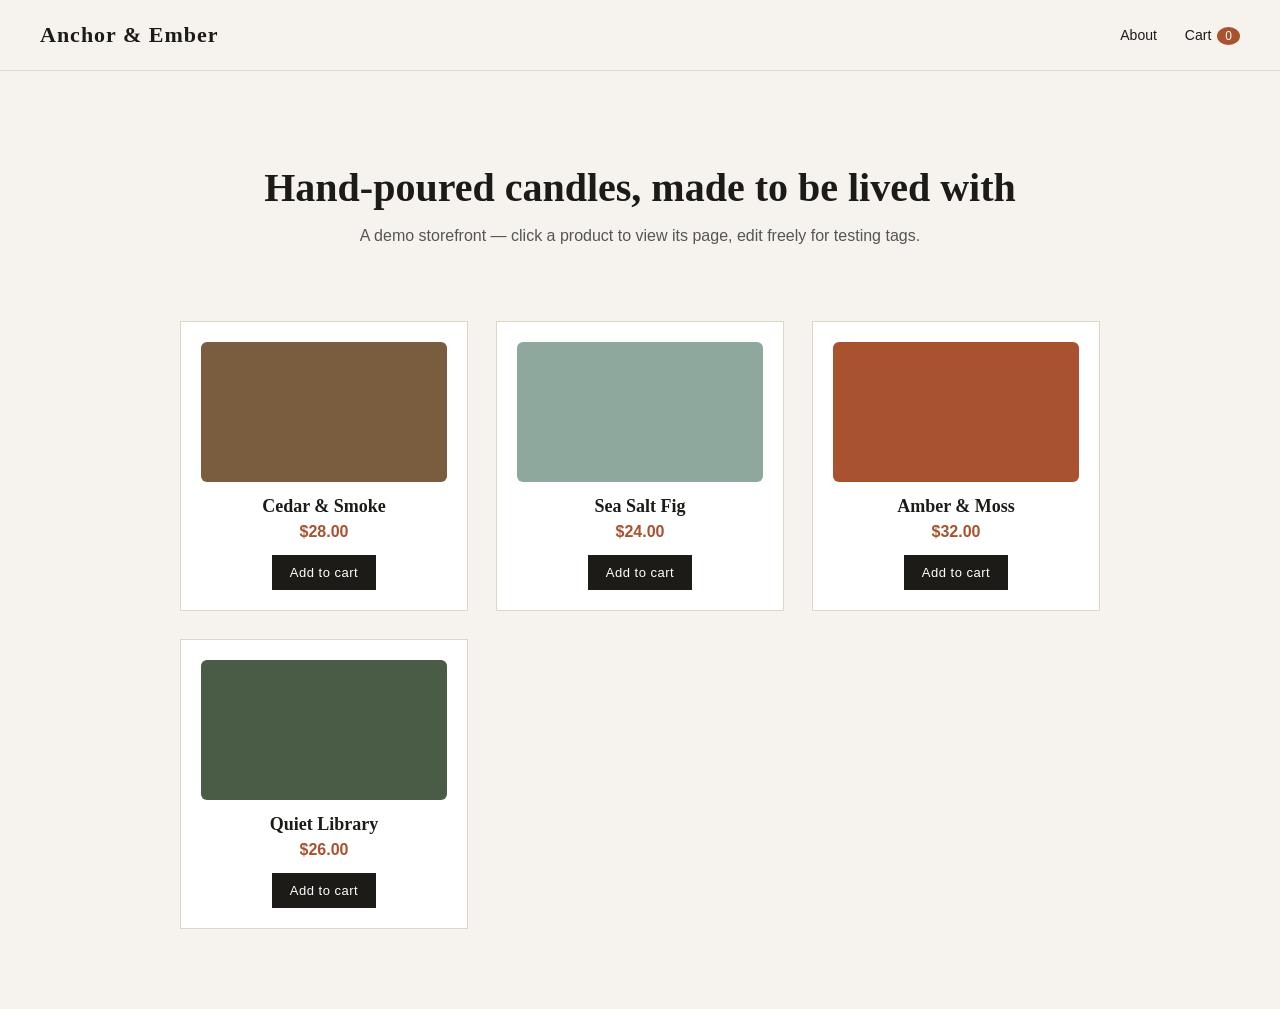
<file: index.html>
<!DOCTYPE html>
<html lang="en">
<head>
<meta charset="UTF-8">
<meta name="viewport" content="width=device-width, initial-scale=1.0">
<title>Anchor & Ember — Demo Shop</title>

<!-- ============================================================
     PASTE YOUR CONTENTSQUARE TAG HERE, INSIDE <head>.
     Contentsquare recommends installing it on every page you want
     to track — so copy this same snippet into the <head> of
     index.html, each product-*.html file, and cart.html.
     ============================================================ -->

<link rel="stylesheet" href="style.css">
     <script src="https://t.contentsquare.net/uxa/e01da0b408d74.js" defer></script>
</head>
<body>

<header>
  <a class="logo" href="index.html">Anchor &amp; Ember</a>
  <nav>
    <a href="#">About</a>
    <a href="cart.html" data-nav="cart.html">Cart<span id="cart-count">0</span></a>
  </nav>
</header>

<section class="hero">
  <h1>Hand-poured candles, made to be lived with</h1>
  <p>A demo storefront — click a product to view its page, edit freely for testing tags.</p>
</section>

<section class="grid">
  <div class="card">
    <a href="product-cedar-smoke.html" data-nav="product-cedar-smoke.html">
      <div class="swatch" style="background:#7a5c3e;"></div>
      <h3>Cedar & Smoke</h3>
      <div class="price">$28.00</div>
    </a>
    <button class="add" id="add-btn-cedar-smoke" onclick="addToCart('cedar-smoke')">Add to cart</button>
  </div>

  <div class="card">
    <a href="product-sea-salt-fig.html" data-nav="product-sea-salt-fig.html">
      <div class="swatch" style="background:#8fa89e;"></div>
      <h3>Sea Salt Fig</h3>
      <div class="price">$24.00</div>
    </a>
    <button class="add" id="add-btn-sea-salt-fig" onclick="addToCart('sea-salt-fig')">Add to cart</button>
  </div>

  <div class="card">
    <a href="product-amber-moss.html" data-nav="product-amber-moss.html">
      <div class="swatch" style="background:#a8522f;"></div>
      <h3>Amber & Moss</h3>
      <div class="price">$32.00</div>
    </a>
    <button class="add" id="add-btn-amber-moss" onclick="addToCart('amber-moss')">Add to cart</button>
  </div>

  <div class="card">
    <a href="product-quiet-library.html" data-nav="product-quiet-library.html">
      <div class="swatch" style="background:#4a5c45;"></div>
      <h3>Quiet Library</h3>
      <div class="price">$26.00</div>
    </a>
    <button class="add" id="add-btn-quiet-library" onclick="addToCart('quiet-library')">Add to cart</button>
  </div>
</section>

<script src="shop.js"></script>
</body>
</html>
</file>
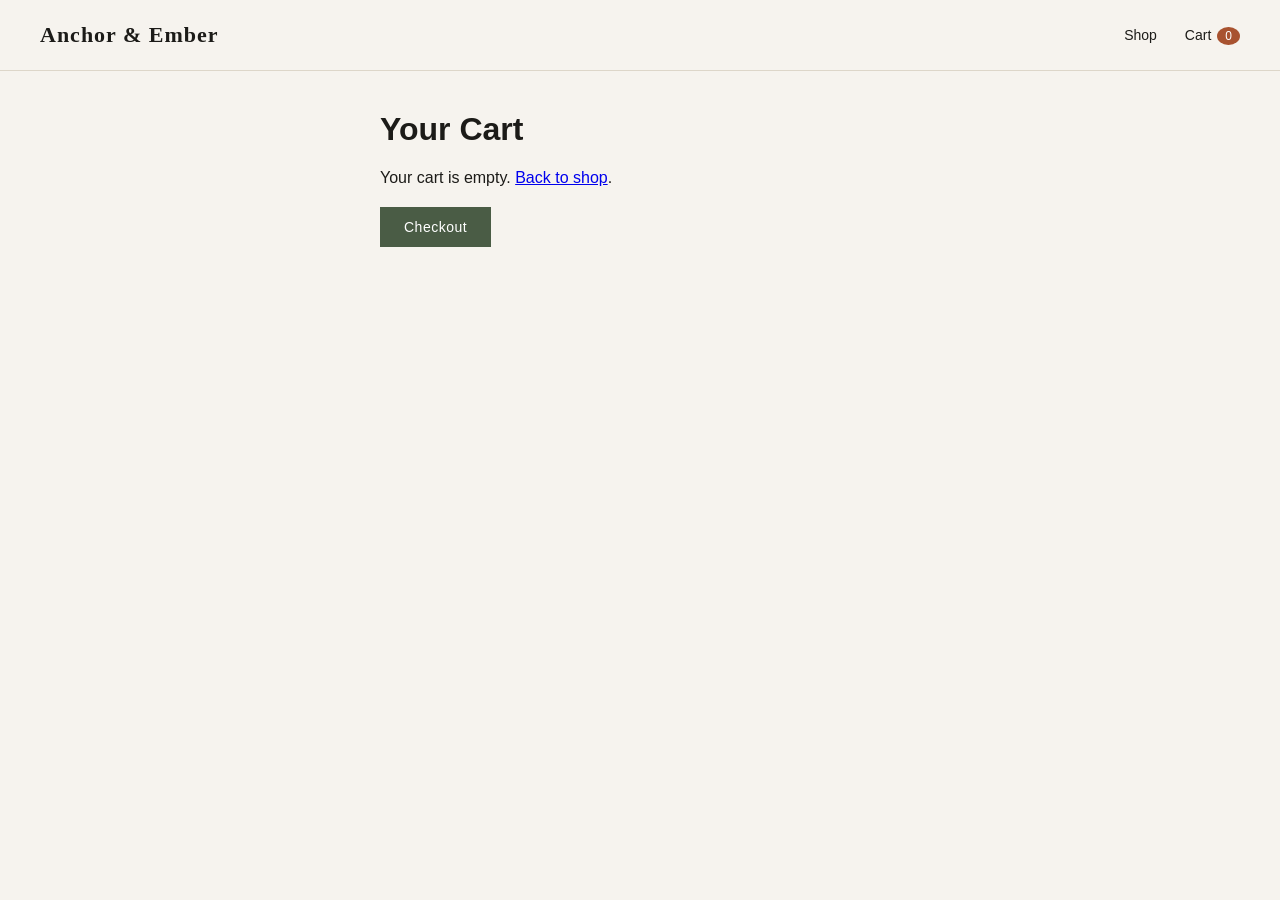
<file: cart.html>
<!DOCTYPE html>
<html lang="en">
<head>
<meta charset="UTF-8">
<meta name="viewport" content="width=device-width, initial-scale=1.0">
<title>Your Cart — Anchor & Ember</title>

<!-- ============================================================
     PASTE YOUR CONTENTSQUARE TAG HERE, INSIDE <head>.
     Same snippet as on the other pages.
     ============================================================ -->

<link rel="stylesheet" href="style.css">
     <script src="https://t.contentsquare.net/uxa/e01da0b408d74.js" defer></script>
</head>
<body>

<header>
  <a class="logo" href="index.html" data-nav="index.html">Anchor &amp; Ember</a>
  <nav>
    <a href="index.html" data-nav="index.html">Shop</a>
    <a href="cart.html" data-nav="cart.html">Cart<span id="cart-count">0</span></a>
  </nav>
</header>

<div class="cart-page" id="cart-view">
  <h1>Your Cart</h1>
  <div id="cart-items"></div>
  <div id="cart-total"></div>
  <button class="checkout" onclick="checkout()">Checkout</button>
</div>

<div class="cart-page" id="confirmation">
  <h2>Order confirmed 🎉</h2>
  <p>This fires a "purchase" event — useful for testing e-commerce tracking.</p>
  <p id="order-total"></p>
  <p><a href="index.html">Continue shopping</a></p>
</div>

<script src="shop.js"></script>
</body>
</html>
</file>
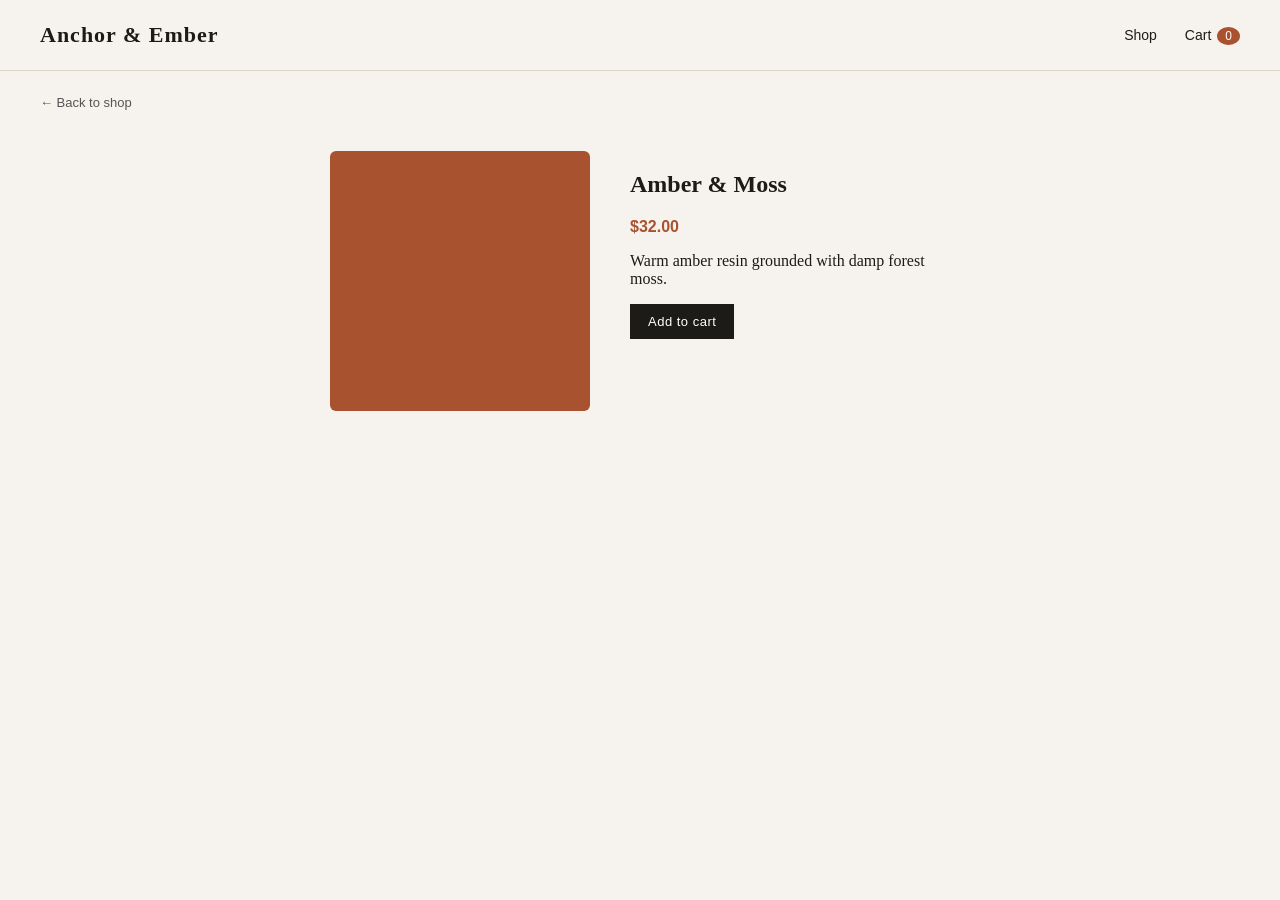
<file: product-amber-moss.html>
<!DOCTYPE html>
<html lang="en">
<head>
<meta charset="UTF-8">
<meta name="viewport" content="width=device-width, initial-scale=1.0">
<title>Amber & Moss — Anchor & Ember</title>

<!-- ============================================================
     PASTE YOUR CONTENTSQUARE TAG HERE, INSIDE <head>.
     Same snippet as on index.html — install it on every page.
     ============================================================ -->

<link rel="stylesheet" href="style.css">
     <script src="https://t.contentsquare.net/uxa/e01da0b408d74.js" defer></script>
</head>
<body>

<header>
  <a class="logo" href="index.html" data-nav="index.html">Anchor &amp; Ember</a>
  <nav>
    <a href="index.html" data-nav="index.html">Shop</a>
    <a href="cart.html" data-nav="cart.html">Cart<span id="cart-count">0</span></a>
  </nav>
</header>

<a class="back-link" href="index.html" data-nav="index.html">&larr; Back to shop</a>

<section class="product-detail">
  <div class="swatch" style="background:#a8522f;"></div>
  <div>
    <h1>Amber & Moss</h1>
    <div class="price">$32.00</div>
    <p>Warm amber resin grounded with damp forest moss.</p>
    <button class="add" id="add-btn" onclick="addToCart('amber-moss')">Add to cart</button>
  </div>
</section>

<script src="shop.js"></script>
</body>
</html>
</file>
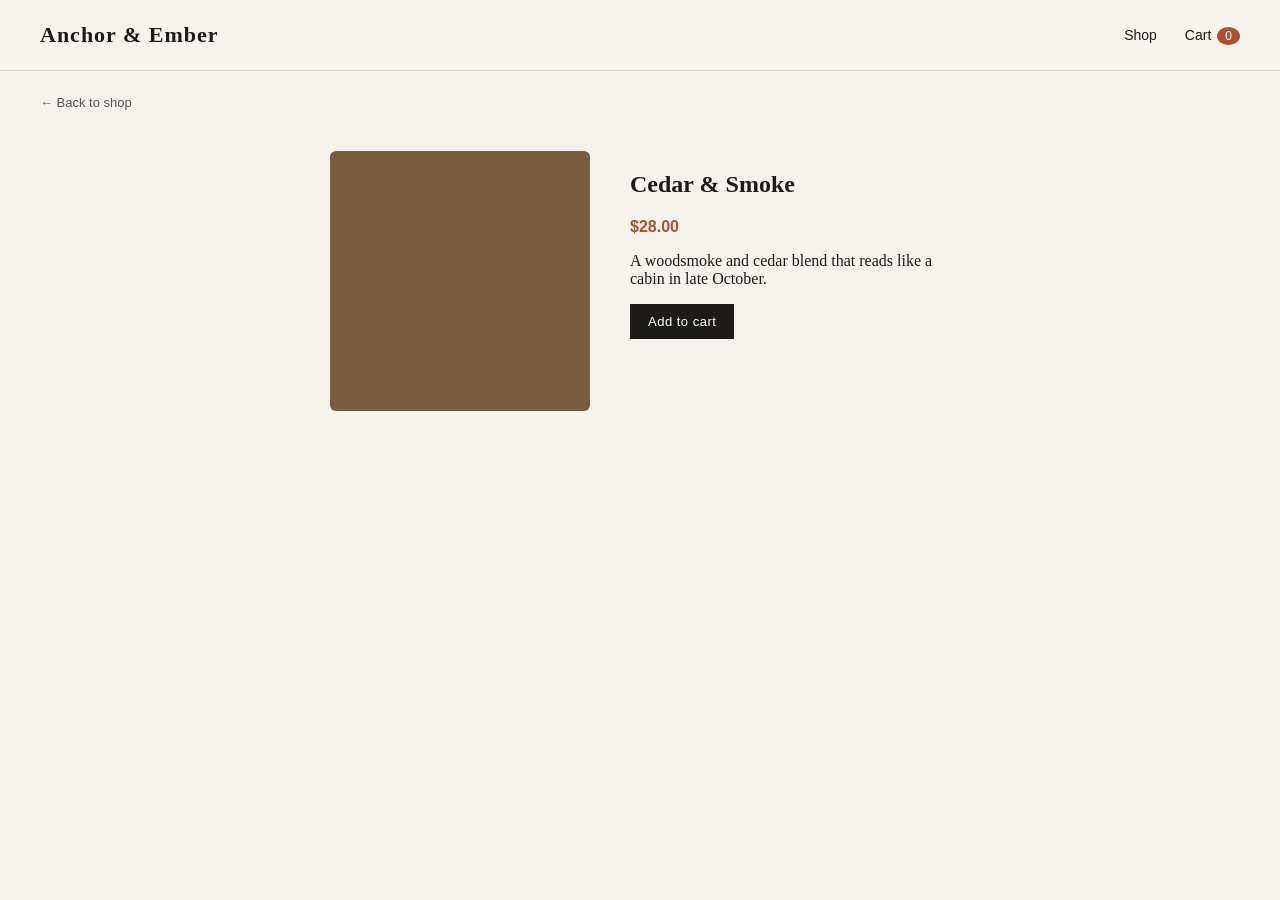
<file: product-cedar-smoke.html>
<!DOCTYPE html>
<html lang="en">
<head>
<meta charset="UTF-8">
<meta name="viewport" content="width=device-width, initial-scale=1.0">
<title>Cedar & Smoke — Anchor & Ember</title>

<!-- ============================================================
     PASTE YOUR CONTENTSQUARE TAG HERE, INSIDE <head>.
     Same snippet as on index.html — install it on every page.
     ============================================================ -->

<link rel="stylesheet" href="style.css">
     <script src="https://t.contentsquare.net/uxa/e01da0b408d74.js" defer></script>
</head>
<body>

<header>
  <a class="logo" href="index.html" data-nav="index.html">Anchor &amp; Ember</a>
  <nav>
    <a href="index.html" data-nav="index.html">Shop</a>
    <a href="cart.html" data-nav="cart.html">Cart<span id="cart-count">0</span></a>
  </nav>
</header>

<a class="back-link" href="index.html" data-nav="index.html">&larr; Back to shop</a>

<section class="product-detail">
  <div class="swatch" style="background:#7a5c3e;"></div>
  <div>
    <h1>Cedar & Smoke</h1>
    <div class="price">$28.00</div>
    <p>A woodsmoke and cedar blend that reads like a cabin in late October.</p>
    <button class="add" id="add-btn" onclick="addToCart('cedar-smoke')">Add to cart</button>
  </div>
</section>

<script src="shop.js"></script>
</body>
</html>
</file>
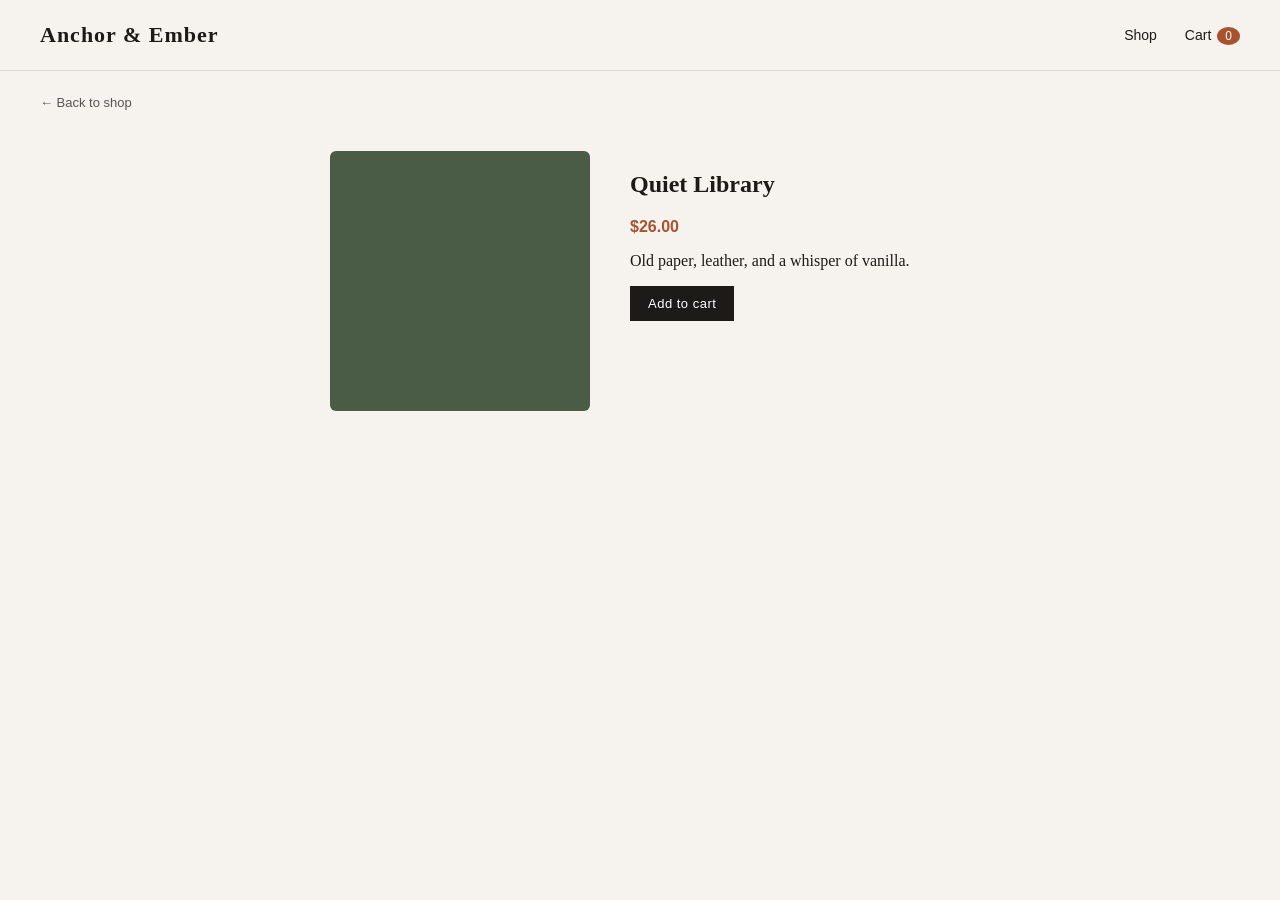
<file: product-quiet-library.html>
<!DOCTYPE html>
<html lang="en">
<head>
<meta charset="UTF-8">
<meta name="viewport" content="width=device-width, initial-scale=1.0">
<title>Quiet Library — Anchor & Ember</title>

<!-- ============================================================
     PASTE YOUR CONTENTSQUARE TAG HERE, INSIDE <head>.
     Same snippet as on index.html — install it on every page.
     ============================================================ -->

<link rel="stylesheet" href="style.css">
     <script src="https://t.contentsquare.net/uxa/e01da0b408d74.js" defer></script>
</head>
<body>

<header>
  <a class="logo" href="index.html" data-nav="index.html">Anchor &amp; Ember</a>
  <nav>
    <a href="index.html" data-nav="index.html">Shop</a>
    <a href="cart.html" data-nav="cart.html">Cart<span id="cart-count">0</span></a>
  </nav>
</header>

<a class="back-link" href="index.html" data-nav="index.html">&larr; Back to shop</a>

<section class="product-detail">
  <div class="swatch" style="background:#4a5c45;"></div>
  <div>
    <h1>Quiet Library</h1>
    <div class="price">$26.00</div>
    <p>Old paper, leather, and a whisper of vanilla.</p>
    <button class="add" id="add-btn" onclick="addToCart('quiet-library')">Add to cart</button>
  </div>
</section>

<script src="shop.js"></script>
</body>
</html>
</file>
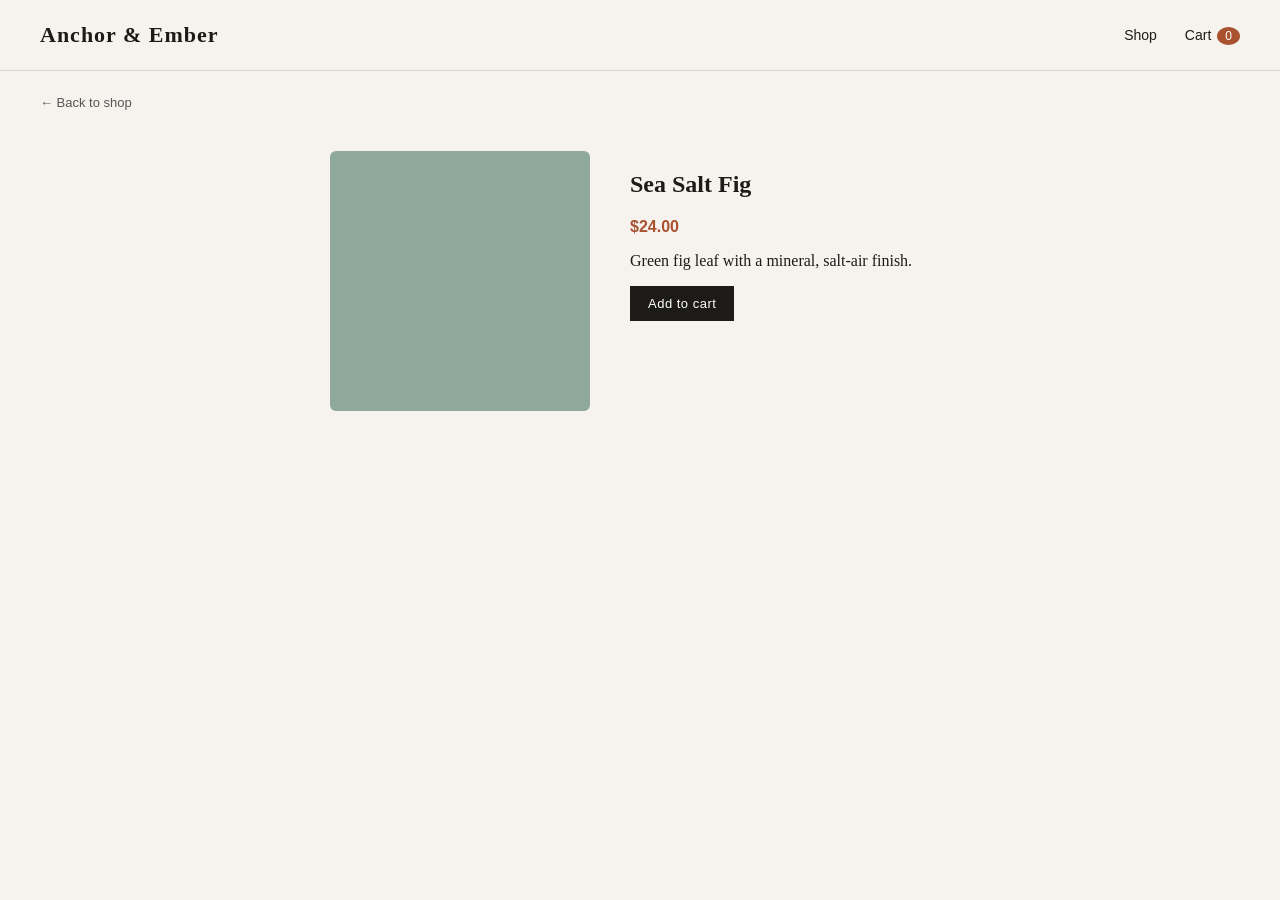
<file: product-sea-salt-fig.html>
<!DOCTYPE html>
<html lang="en">
<head>
<meta charset="UTF-8">
<meta name="viewport" content="width=device-width, initial-scale=1.0">
<title>Sea Salt Fig — Anchor & Ember</title>

<!-- ============================================================
     PASTE YOUR CONTENTSQUARE TAG HERE, INSIDE <head>.
     Same snippet as on index.html — install it on every page.
     ============================================================ -->

<link rel="stylesheet" href="style.css">
     <script src="https://t.contentsquare.net/uxa/e01da0b408d74.js" defer></script>
</head>
<body>

<header>
  <a class="logo" href="index.html" data-nav="index.html">Anchor &amp; Ember</a>
  <nav>
    <a href="index.html" data-nav="index.html">Shop</a>
    <a href="cart.html" data-nav="cart.html">Cart<span id="cart-count">0</span></a>
  </nav>
</header>

<a class="back-link" href="index.html" data-nav="index.html">&larr; Back to shop</a>

<section class="product-detail">
  <div class="swatch" style="background:#8fa89e;"></div>
  <div>
    <h1>Sea Salt Fig</h1>
    <div class="price">$24.00</div>
    <p>Green fig leaf with a mineral, salt-air finish.</p>
    <button class="add" id="add-btn" onclick="addToCart('sea-salt-fig')">Add to cart</button>
  </div>
</section>

<script src="shop.js"></script>
</body>
</html>
</file>
<file: style.css>
:root {
  --ink: #1c1b18;
  --paper: #f6f3ee;
  --clay: #a8522f;
  --moss: #4a5c45;
  --line: #ddd6c9;
}
* { box-sizing: border-box; }
body {
  margin: 0;
  font-family: Georgia, 'Times New Roman', serif;
  background: var(--paper);
  color: var(--ink);
}
header {
  display: flex;
  justify-content: space-between;
  align-items: center;
  padding: 22px 40px;
  border-bottom: 1px solid var(--line);
}
header .logo {
  font-size: 22px;
  letter-spacing: 1px;
  font-weight: bold;
  text-decoration: none;
  color: var(--ink);
}
header nav a {
  margin-left: 24px;
  text-decoration: none;
  color: var(--ink);
  font-size: 14px;
  font-family: Arial, sans-serif;
}
#cart-count {
  background: var(--clay);
  color: #fff;
  border-radius: 50%;
  padding: 2px 8px;
  font-size: 12px;
  margin-left: 6px;
}
.hero {
  text-align: center;
  padding: 60px 20px 40px;
}
.hero h1 { font-size: 40px; margin-bottom: 10px; }
.hero p { color: #555; font-family: Arial, sans-serif; }

.grid {
  display: grid;
  grid-template-columns: repeat(auto-fit, minmax(220px, 1fr));
  gap: 28px;
  max-width: 1000px;
  margin: 0 auto;
  padding: 20px 40px 80px;
}
.card {
  background: #fff;
  border: 1px solid var(--line);
  padding: 20px;
  text-align: center;
}
.card a { text-decoration: none; color: var(--ink); }
.swatch { height: 140px; border-radius: 6px; margin-bottom: 14px; }
.card h3 { margin: 0 0 6px; font-size: 18px; }
.price { font-family: Arial, sans-serif; color: var(--clay); font-weight: bold; margin-bottom: 14px; }

button.add, button.checkout {
  background: var(--ink);
  color: #fff;
  border: none;
  padding: 10px 18px;
  font-family: Arial, sans-serif;
  font-size: 13px;
  cursor: pointer;
  letter-spacing: 0.5px;
}
button.add:hover { background: var(--clay); }
button.checkout { background: var(--moss); padding: 12px 24px; font-size: 14px; }

.product-detail {
  max-width: 700px;
  margin: 40px auto;
  padding: 0 40px 80px;
  display: flex;
  gap: 40px;
  align-items: flex-start;
}
.product-detail .swatch { width: 260px; height: 260px; flex-shrink: 0; }
.back-link {
  display: inline-block;
  margin: 24px 40px 0;
  font-family: Arial, sans-serif;
  font-size: 13px;
  color: #555;
  text-decoration: none;
}

.cart-page { max-width: 600px; margin: 40px auto; padding: 0 40px 80px; font-family: Arial, sans-serif; }
.cart-item {
  display: flex;
  justify-content: space-between;
  border-bottom: 1px solid var(--line);
  padding: 12px 0;
}
#cart-total { font-weight: bold; margin: 20px 0; font-size: 16px; }
#confirmation { display: none; text-align: center; padding: 30px; background: #fff; border: 1px solid var(--line); margin-top: 20px; }
</file>
